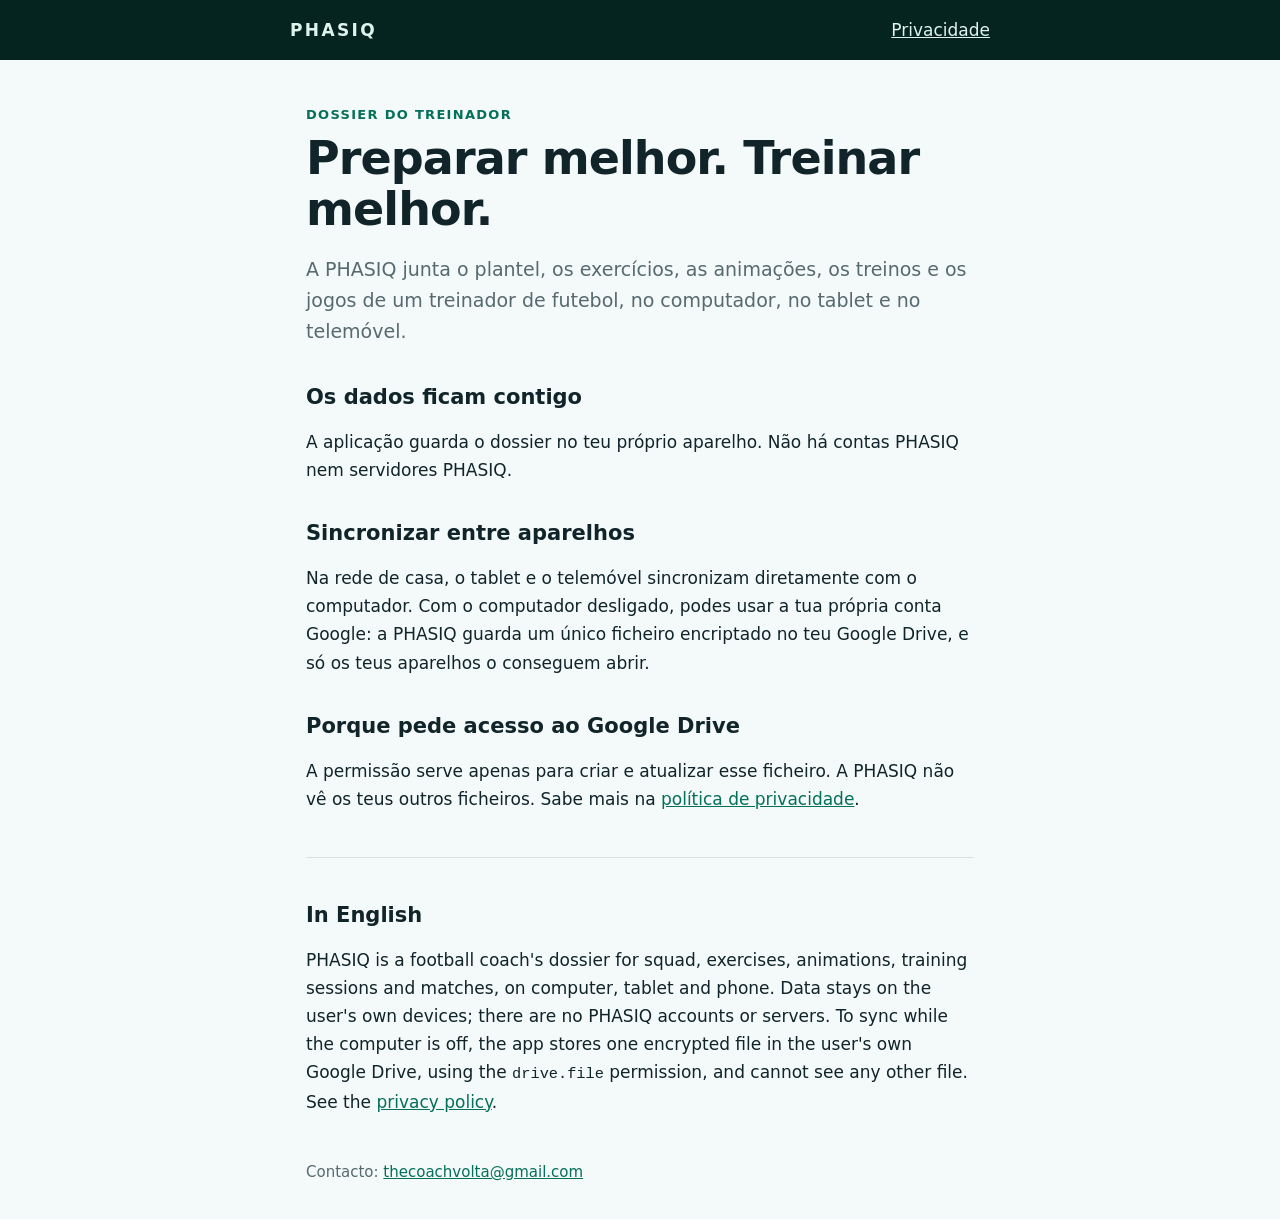
<file: index.html>
<!doctype html>
<html lang="pt">
<head>
<meta charset="utf-8">
<meta name="viewport" content="width=device-width, initial-scale=1">
<title>PHASIQ</title>
<meta name="description" content="PHASIQ: o dossier do treinador de futebol, no computador, no tablet e no telemóvel.">
<link rel="stylesheet" href="estilo.css">
</head>
<body>
<header class="top"><a class="mark" href="./">PHASIQ</a><a href="privacidade.html">Privacidade</a></header>
<main>
  <p class="kicker">Dossier do treinador</p>
  <h1>Preparar melhor. Treinar melhor.</h1>
  <p class="lead">A PHASIQ junta o plantel, os exercícios, as animações, os treinos e os jogos de um treinador de futebol, no computador, no tablet e no telemóvel.</p>

  <h2>Os dados ficam contigo</h2>
  <p>A aplicação guarda o dossier no teu próprio aparelho. Não há contas PHASIQ nem servidores PHASIQ.</p>

  <h2>Sincronizar entre aparelhos</h2>
  <p>Na rede de casa, o tablet e o telemóvel sincronizam diretamente com o computador. Com o computador desligado, podes usar a tua própria conta Google: a PHASIQ guarda um único ficheiro encriptado no teu Google Drive, e só os teus aparelhos o conseguem abrir.</p>

  <h2>Porque pede acesso ao Google Drive</h2>
  <p>A permissão serve apenas para criar e atualizar esse ficheiro. A PHASIQ não vê os teus outros ficheiros. Sabe mais na <a href="privacidade.html">política de privacidade</a>.</p>

  <section lang="en" class="other">
    <h2>In English</h2>
    <p>PHASIQ is a football coach's dossier for squad, exercises, animations, training sessions and matches, on computer, tablet and phone. Data stays on the user's own devices; there are no PHASIQ accounts or servers. To sync while the computer is off, the app stores one encrypted file in the user's own Google Drive, using the <code>drive.file</code> permission, and cannot see any other file. See the <a href="privacidade.html#en">privacy policy</a>.</p>
  </section>
</main>
<footer>Contacto: <a href="mailto:thecoachvolta@gmail.com">thecoachvolta@gmail.com</a></footer>
</body>
</html>
</file>
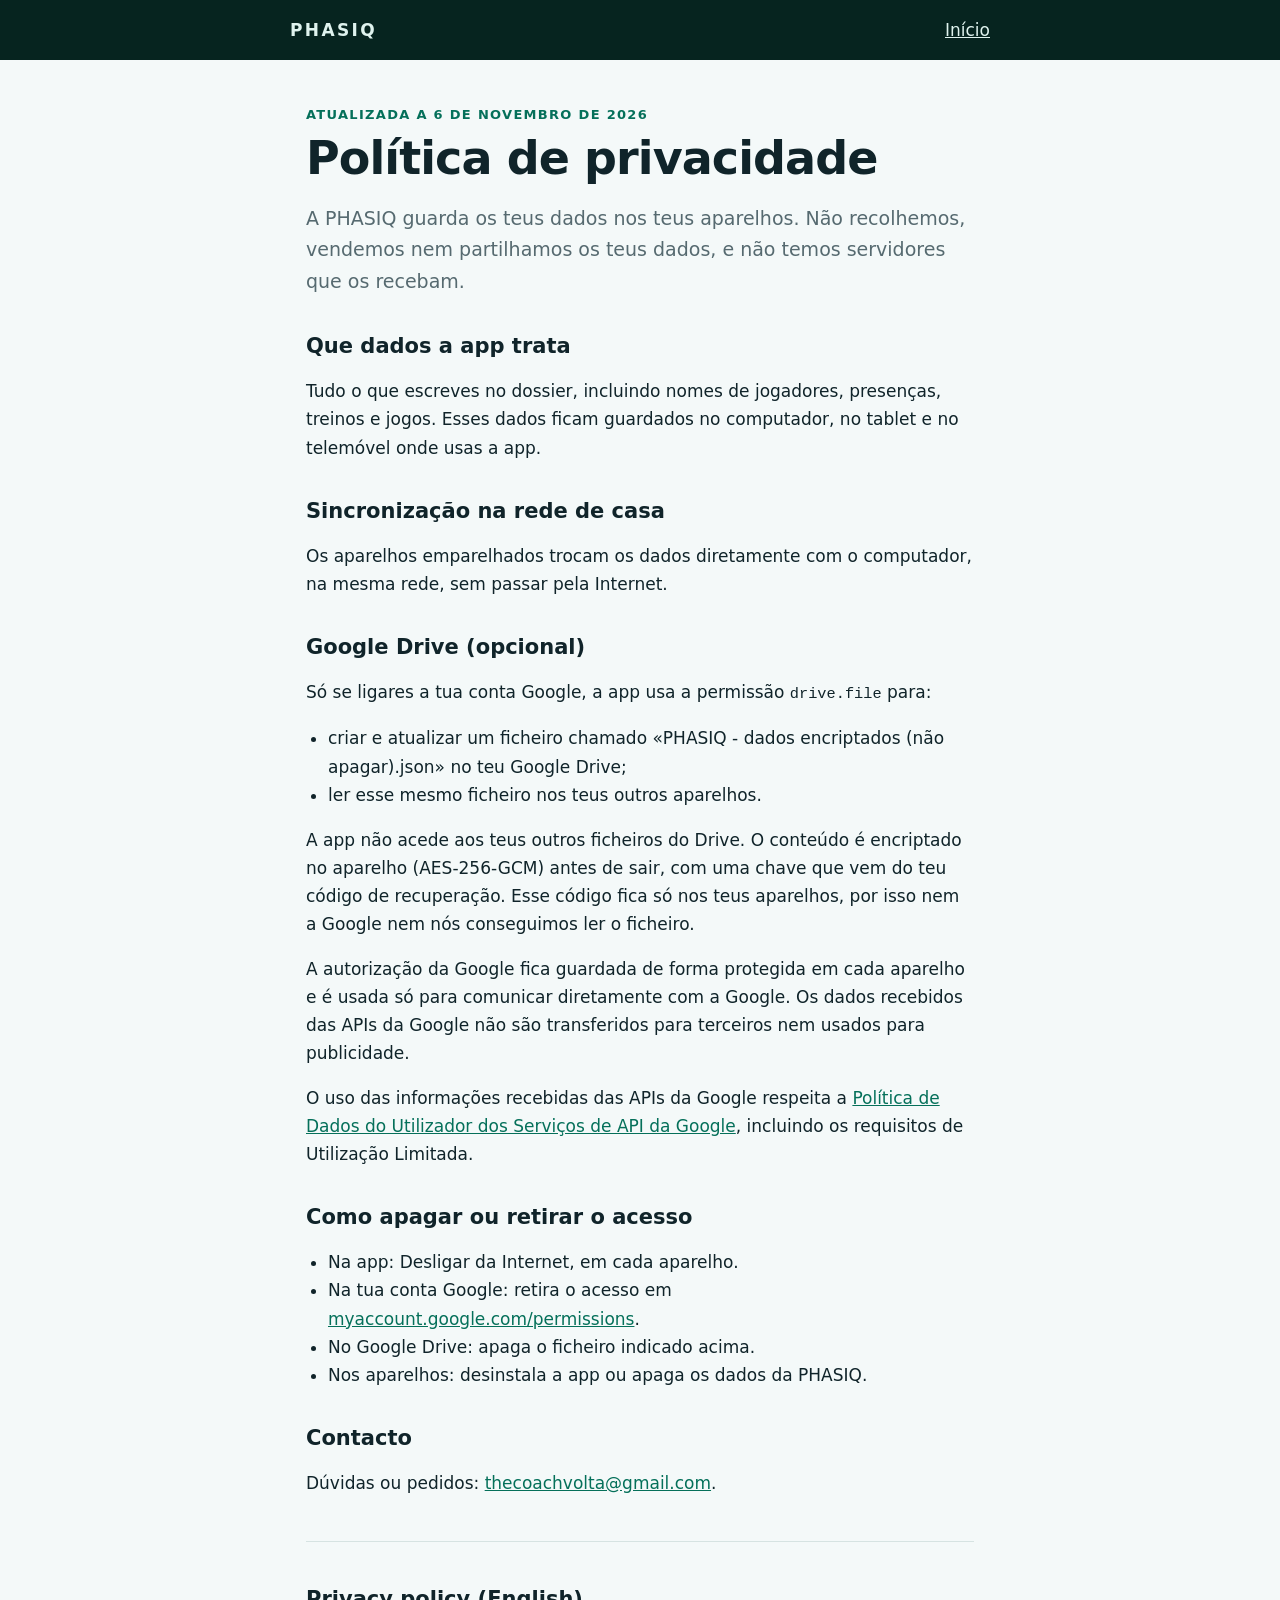
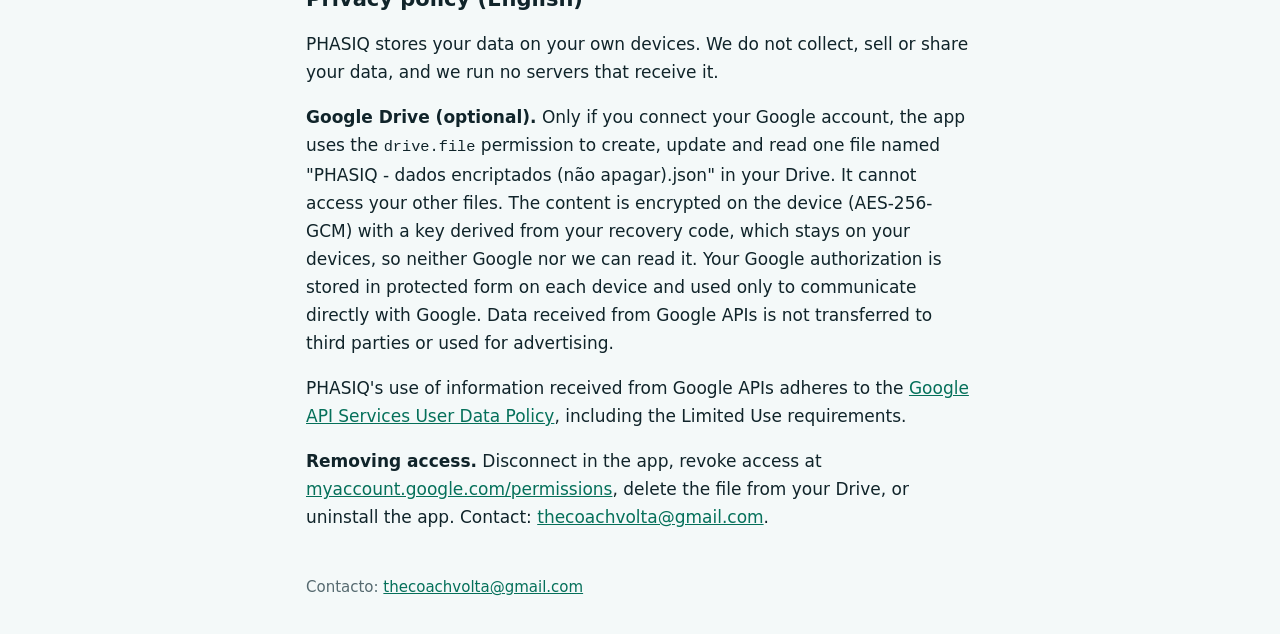
<file: privacidade.html>
<!doctype html>
<html lang="pt">
<head>
<meta charset="utf-8">
<meta name="viewport" content="width=device-width, initial-scale=1">
<title>Privacidade · PHASIQ</title>
<meta name="description" content="Política de privacidade da PHASIQ.">
<link rel="stylesheet" href="estilo.css">
</head>
<body>
<header class="top"><a class="mark" href="./">PHASIQ</a><a href="./">Início</a></header>
<main>
  <p class="kicker">Atualizada a 6 de novembro de 2026</p>
  <h1>Política de privacidade</h1>
  <p class="lead">A PHASIQ guarda os teus dados nos teus aparelhos. Não recolhemos, vendemos nem partilhamos os teus dados, e não temos servidores que os recebam.</p>

  <h2>Que dados a app trata</h2>
  <p>Tudo o que escreves no dossier, incluindo nomes de jogadores, presenças, treinos e jogos. Esses dados ficam guardados no computador, no tablet e no telemóvel onde usas a app.</p>

  <h2>Sincronização na rede de casa</h2>
  <p>Os aparelhos emparelhados trocam os dados diretamente com o computador, na mesma rede, sem passar pela Internet.</p>

  <h2>Google Drive (opcional)</h2>
  <p>Só se ligares a tua conta Google, a app usa a permissão <code>drive.file</code> para:</p>
  <ul>
    <li>criar e atualizar um ficheiro chamado «PHASIQ - dados encriptados (não apagar).json» no teu Google Drive;</li>
    <li>ler esse mesmo ficheiro nos teus outros aparelhos.</li>
  </ul>
  <p>A app não acede aos teus outros ficheiros do Drive. O conteúdo é encriptado no aparelho (AES-256-GCM) antes de sair, com uma chave que vem do teu código de recuperação. Esse código fica só nos teus aparelhos, por isso nem a Google nem nós conseguimos ler o ficheiro.</p>
  <p>A autorização da Google fica guardada de forma protegida em cada aparelho e é usada só para comunicar diretamente com a Google. Os dados recebidos das APIs da Google não são transferidos para terceiros nem usados para publicidade.</p>
  <p>O uso das informações recebidas das APIs da Google respeita a <a href="https://developers.google.com/terms/api-services-user-data-policy">Política de Dados do Utilizador dos Serviços de API da Google</a>, incluindo os requisitos de Utilização Limitada.</p>

  <h2>Como apagar ou retirar o acesso</h2>
  <ul>
    <li>Na app: Desligar da Internet, em cada aparelho.</li>
    <li>Na tua conta Google: retira o acesso em <a href="https://myaccount.google.com/permissions">myaccount.google.com/permissions</a>.</li>
    <li>No Google Drive: apaga o ficheiro indicado acima.</li>
    <li>Nos aparelhos: desinstala a app ou apaga os dados da PHASIQ.</li>
  </ul>

  <h2>Contacto</h2>
  <p>Dúvidas ou pedidos: <a href="mailto:thecoachvolta@gmail.com">thecoachvolta@gmail.com</a>.</p>

  <section lang="en" id="en" class="other">
    <h2>Privacy policy (English)</h2>
    <p>PHASIQ stores your data on your own devices. We do not collect, sell or share your data, and we run no servers that receive it.</p>
    <p><strong>Google Drive (optional).</strong> Only if you connect your Google account, the app uses the <code>drive.file</code> permission to create, update and read one file named "PHASIQ - dados encriptados (não apagar).json" in your Drive. It cannot access your other files. The content is encrypted on the device (AES-256-GCM) with a key derived from your recovery code, which stays on your devices, so neither Google nor we can read it. Your Google authorization is stored in protected form on each device and used only to communicate directly with Google. Data received from Google APIs is not transferred to third parties or used for advertising.</p>
    <p>PHASIQ's use of information received from Google APIs adheres to the <a href="https://developers.google.com/terms/api-services-user-data-policy">Google API Services User Data Policy</a>, including the Limited Use requirements.</p>
    <p><strong>Removing access.</strong> Disconnect in the app, revoke access at <a href="https://myaccount.google.com/permissions">myaccount.google.com/permissions</a>, delete the file from your Drive, or uninstall the app. Contact: <a href="mailto:thecoachvolta@gmail.com">thecoachvolta@gmail.com</a>.</p>
  </section>
</main>
<footer>Contacto: <a href="mailto:thecoachvolta@gmail.com">thecoachvolta@gmail.com</a></footer>
</body>
</html>
</file>
<file: estilo.css>
:root {
  color-scheme: light dark;
  --bg: #f4f9f9;
  --ink: #10242a;
  --muted: #566a70;
  --line: #d6e3e2;
  --accent: #05705a;
  --top: #06241f;
}
@media (prefers-color-scheme: dark) {
  :root {
    --bg: #0b1a1c;
    --ink: #e8f2f1;
    --muted: #a2b6b6;
    --line: #24393b;
    --accent: #4fd2ad;
  }
}
* {
  box-sizing: border-box;
}
body {
  margin: 0;
  background: var(--bg);
  color: var(--ink);
  font: 17px/1.65 system-ui, -apple-system, 'Segoe UI', Roboto, sans-serif;
}
a {
  color: var(--accent);
}
.top {
  display: flex;
  justify-content: space-between;
  align-items: center;
  padding: 16px max(16px, calc(50% - 350px));
  background: var(--top);
}
.top a {
  color: #dff3ee;
}
.top .mark {
  font-weight: 800;
  letter-spacing: 0.14em;
  text-decoration: none;
}
main,
footer {
  max-width: 700px;
  margin: 0 auto;
  padding: 0 16px;
}
main {
  padding-top: 44px;
}
.kicker {
  margin: 0;
  color: var(--accent);
  font-size: 13px;
  font-weight: 700;
  letter-spacing: 0.1em;
  text-transform: uppercase;
}
h1 {
  margin: 8px 0 14px;
  font-size: clamp(32px, 7vw, 46px);
  line-height: 1.1;
  letter-spacing: -0.02em;
}
h2 {
  margin: 36px 0 6px;
  font-size: 21px;
  line-height: 1.3;
}
.lead {
  color: var(--muted);
  font-size: 19px;
}
ul {
  padding-left: 22px;
}
code {
  overflow-wrap: anywhere;
  font-size: 0.9em;
}
.other {
  margin-top: 44px;
  padding-top: 8px;
  border-top: 1px solid var(--line);
}
footer {
  margin-top: 44px;
  padding-bottom: 36px;
  color: var(--muted);
  font-size: 15px;
}
</file>
